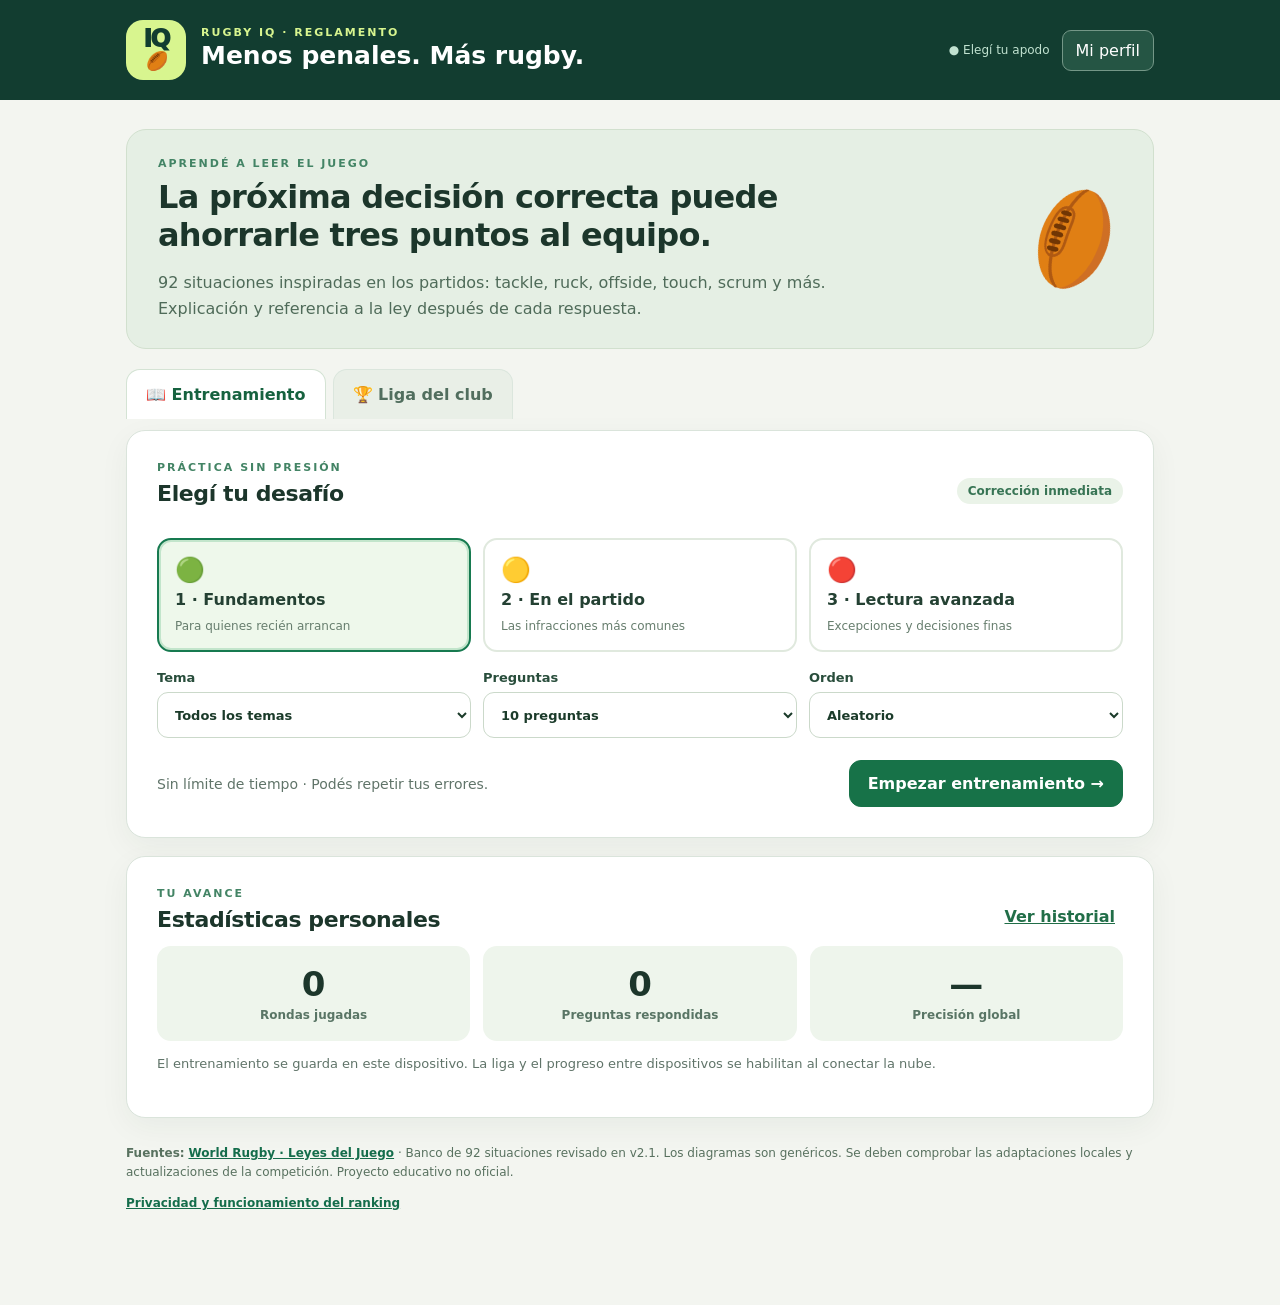
<file: index.html>
<!doctype html><html lang="es"><head>
<meta charset="utf-8"><meta name="viewport" content="width=device-width, initial-scale=1, viewport-fit=cover">
<meta name="theme-color" content="#123d30"><meta name="description" content="Entrená las leyes del rugby y competí con tu club, con situaciones reales y explicaciones.">
<title>Rugby IQ · Entrená y competí</title><link rel="manifest" href="manifest.webmanifest"><link rel="icon" href="assets/icon.svg" type="image/svg+xml">
<link rel="apple-touch-icon" href="assets/icon-192.png"><link rel="stylesheet" href="style.css">
</head><body>
<header class="site-head"><div class="header-inner"><div class="brand"><div class="logo" aria-hidden="true">IQ<span>🏉</span></div><div><div class="micro">RUGBY IQ · REGLAMENTO</div><h1>Menos penales. Más rugby.</h1></div></div><div class="head-right"><span class="sync" id="syncStatus">● Progreso local</span><button type="button" class="small-ghost" id="goAccount">Mi perfil</button></div></div></header>
<main>
<section id="home" class="view">
 <div class="hero"><div><div class="kicker">APRENDÉ A LEER EL JUEGO</div><h2>La próxima decisión correcta puede ahorrarle tres puntos al equipo.</h2><p>92 situaciones inspiradas en los partidos: tackle, ruck, offside, touch, scrum y más. Explicación y referencia a la ley después de cada respuesta.</p></div><div class="ball">🏉</div></div>
 <div class="tabs" role="tablist" aria-label="Modalidad de juego"><button id="tabTraining" class="tab selected" role="tab" aria-selected="true">📖 Entrenamiento</button><button id="tabLeague" class="tab" role="tab" aria-selected="false">🏆 Liga del club</button></div>
 <section id="trainingSetup" class="panel"><div class="section-head"><div><div class="kicker">PRÁCTICA SIN PRESIÓN</div><h3>Elegí tu desafío</h3></div><span class="soft-pill">Corrección inmediata</span></div>
 <div class="levels" id="trainLevels"><button type="button" data-level="1" class="level chosen"><span>🟢</span><strong>1 · Fundamentos</strong><small>Para quienes recién arrancan</small></button><button type="button" data-level="2" class="level"><span>🟡</span><strong>2 · En el partido</strong><small>Las infracciones más comunes</small></button><button type="button" data-level="3" class="level"><span>🔴</span><strong>3 · Lectura avanzada</strong><small>Excepciones y decisiones finas</small></button></div>
 <div class="filters"><label>Tema<select id="topic"><option value="all">Todos los temas</option></select></label><label>Preguntas<select id="count"><option value="5">5 preguntas</option><option selected value="10">10 preguntas</option><option value="15">15 preguntas</option><option value="20">20 preguntas</option><option value="all">Todas las disponibles</option></select></label><label>Orden<select id="order"><option value="random">Aleatorio</option><option value="sequential">Por orden</option></select></label></div>
 <div class="action-row"><span class="muted note">Sin límite de tiempo · Podés repetir tus errores.</span><button class="btn btn-primary" id="startTrain">Empezar entrenamiento <span aria-hidden="true">→</span></button></div></section>
 <section id="leagueSetup" class="panel hidden"><div class="section-head"><div><div class="kicker">COMPETENCIA SEMANAL</div><h3>El desafío del vestuario</h3></div><span class="soft-pill">Una marca por semana</span></div>
 <p class="muted">Todos responden las mismas 10 situaciones por nivel. <b>Las respuestas correctas se revelan al entregar</b>. El ranking prioriza aciertos, no velocidad.</p>
 <div class="levels" id="leagueLevels"><button type="button" data-level="1" class="level chosen"><span>🟢</span><strong>1 · Fundamentos</strong><small>10 situaciones</small></button><button type="button" data-level="2" class="level"><span>🟡</span><strong>2 · En el partido</strong><small>10 situaciones</small></button><button type="button" data-level="3" class="level"><span>🔴</span><strong>3 · Lectura avanzada</strong><small>10 situaciones</small></button></div>
 <div id="leagueAlert" class="hint">Elegí un apodo y participá. Sin correo ni contraseña.</div>
 <div class="action-row"><button class="btn btn-outline" id="viewBoard">Ver clasificación</button><button class="btn btn-primary" id="startLeague">Jugar desafío semanal →</button></div></section>
 <section class="panel overview"><div class="section-head"><div><div class="kicker">TU AVANCE</div><h3>Estadísticas personales</h3></div><button class="text-action" id="openHistory">Ver historial</button></div><div class="metrics"><div class="metric"><strong id="totalRounds">0</strong><span>Rondas jugadas</span></div><div class="metric"><strong id="totalAnswered">0</strong><span>Preguntas respondidas</span></div><div class="metric"><strong id="totalAccuracy">—</strong><span>Precisión global</span></div></div><p class="muted footnote" id="cloudSummary">El entrenamiento se guarda en este dispositivo. La liga y el progreso entre dispositivos se habilitan al conectar la nube.</p></section>
</section>
<section id="quiz" class="panel view hidden"><div class="quiz-top"><div><span class="soft-pill" id="quizMode">Entrenamiento</span> <span class="soft-pill" id="quizLevel">Nivel 1</span> <span class="soft-pill" id="quizTopic">Tackle</span></div><strong id="quizCount">1 / 10</strong></div><div class="progress"><div id="progressFill"></div></div><div class="kicker" id="quizPrompt">¿Qué harías?</div><div class="scene" id="scene"></div><figure id="diagram" class="diagram hidden" aria-label="Esquema táctico"></figure><h2 id="question" class="question"></h2><div class="answers" id="answers"></div><div id="feedback" class="feedback hidden" role="status"></div><div id="answerGrid" class="answer-grid hidden" aria-label="Ir a pregunta del desafío"></div><div class="action-row quiz-actions"><button class="btn btn-outline" id="quitQuiz">Abandonar</button><div class="quiz-buttons"><button class="btn btn-outline hidden" id="previous">← Anterior</button><button class="btn btn-primary" id="checkAnswer" disabled>Corregir</button><button class="btn btn-primary hidden" id="nextQuestion">Siguiente →</button></div></div></section>
<section id="results" class="panel view hidden"><div class="kicker" id="resultKicker">RESULTADO</div><h2 id="resultTitle">¡Ronda finalizada!</h2><p id="resultSubtitle" class="muted"></p><div class="metrics results-metrics"><div class="metric"><strong id="resultCorrect">0</strong><span>Aciertos</span></div><div class="metric"><strong id="resultWrong">0</strong><span>Errores</span></div><div class="metric"><strong id="resultPct">0%</strong><span>Precisión</span></div></div><div id="resultCloud" class="hint hidden"></div><h3>Repasá cada situación</h3><div id="reviews"></div><div class="action-row"><button class="btn btn-outline" id="repeatWrong">Repetir errores</button><button class="btn btn-primary" id="backHome">Volver al inicio</button></div></section>
<section id="account" class="panel view hidden"><div class="section-head"><div><div class="kicker">TU APODO</div><h2>Tu identidad en el equipo</h2></div><button class="text-action" data-home>Volver</button></div><div id="accountMessage" class="hint"></div>
<div id="profileForm"><label class="field">Apodo visible en el ranking<input id="nickname" maxlength="24" autocomplete="nickname" placeholder="Ej.: Oso 8"></label><p class="muted">No necesitás correo, contraseña ni código de invitación. Tu perfil se conserva en este dispositivo y tus resultados se guardan en Supabase.</p><div class="action-row"><button class="btn btn-primary" id="saveProfile">Entrar con mi apodo →</button></div></div>
<div id="profileCard" class="hidden"><p>¡Estás en la liga como <strong id="profileName"></strong>!</p><p class="muted">Tus resultados se guardan en la nube. Si borrás los datos del navegador, cambiás de dispositivo o restablecés el perfil, no podrás recuperar este apodo automáticamente.</p><div class="action-row"><button class="btn btn-outline" id="editNickname">Cambiar apodo</button><button class="btn btn-outline" id="logoutTwo">Olvidar perfil de este dispositivo</button></div></div></section>
<section id="leaderboard" class="panel view hidden"><div class="section-head"><div><div class="kicker">LIGA DEL CLUB</div><h2>Clasificación semanal</h2><p class="muted" id="weekLabel">Semana actual</p></div><button class="text-action" data-home>Volver</button></div><div class="level-switch"><button data-boardlevel="1" class="selected">🟢 Nivel 1</button><button data-boardlevel="2">🟡 Nivel 2</button><button data-boardlevel="3">🔴 Nivel 3</button></div><div id="boardMessage" class="hint"></div><div id="boardRows" class="board-rows"></div><p class="footnote muted">Solo aparecen apodos. Una participación puntuable por nivel y semana; en caso de empate gana quien entregó primero.</p></section>
<section id="history" class="panel view hidden"><div class="section-head"><div><div class="kicker">SEGUIMIENTO</div><h2>Tu historial</h2></div><button class="text-action" data-home>Volver</button></div><h3>Historial de este dispositivo</h3><div id="historyRows"></div><button class="text-action" id="clearLocal">Borrar historial local de este dispositivo</button><hr class="rule"><h3>Historial sincronizado del club</h3><div id="cloudHistoryRows" aria-live="polite"><p class="muted">Entrá con tu apodo para consultar tus entrenamientos guardados en Supabase.</p></div></section>
<section class="sources"><p><strong>Fuentes:</strong> <a href="https://passport.world.rugby/es/leyes-del-juego/leyes-por-numero/" target="_blank" rel="noopener noreferrer">World Rugby · Leyes del Juego</a> · Banco de 92 situaciones revisado en v2.1. Los diagramas son genéricos. Se deben comprobar las adaptaciones locales y actualizaciones de la competición. Proyecto educativo no oficial.</p><p><a href="privacy.html">Privacidad y funcionamiento del ranking</a></p></section>
</main><div id="toast" class="toast hidden" role="status" aria-live="polite"></div>
<script src="config.js"></script><script src="questions.js"></script><script src="app.js"></script>
</body></html>
</file>
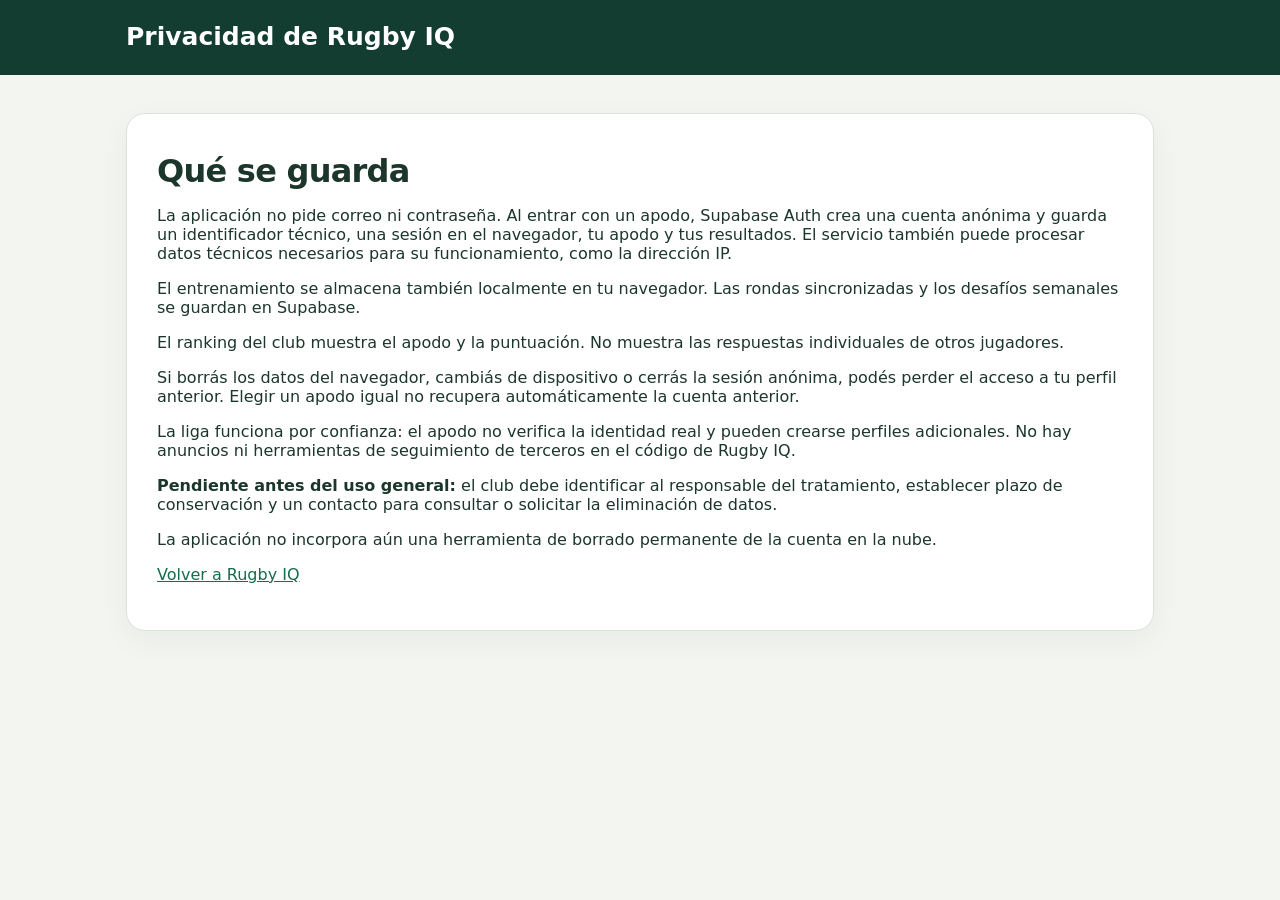
<file: privacy.html>
<!doctype html><html lang="es"><head><meta charset="utf-8"><meta name="viewport" content="width=device-width,initial-scale=1"><title>Rugby IQ · Privacidad</title><link rel="stylesheet" href="style.css"></head><body><header class="site-head"><div class="header-inner"><h1>Privacidad de Rugby IQ</h1></div></header><main><article class="panel"><h2>Qué se guarda</h2><p>La aplicación no pide correo ni contraseña. Al entrar con un apodo, Supabase Auth crea una cuenta anónima y guarda un identificador técnico, una sesión en el navegador, tu apodo y tus resultados. El servicio también puede procesar datos técnicos necesarios para su funcionamiento, como la dirección IP.</p><p>El entrenamiento se almacena también localmente en tu navegador. Las rondas sincronizadas y los desafíos semanales se guardan en Supabase.</p><p>El ranking del club muestra el apodo y la puntuación. No muestra las respuestas individuales de otros jugadores.</p><p>Si borrás los datos del navegador, cambiás de dispositivo o cerrás la sesión anónima, podés perder el acceso a tu perfil anterior. Elegir un apodo igual no recupera automáticamente la cuenta anterior.</p><p>La liga funciona por confianza: el apodo no verifica la identidad real y pueden crearse perfiles adicionales. No hay anuncios ni herramientas de seguimiento de terceros en el código de Rugby IQ.</p><p><b>Pendiente antes del uso general:</b> el club debe identificar al responsable del tratamiento, establecer plazo de conservación y un contacto para consultar o solicitar la eliminación de datos.</p><p>La aplicación no incorpora aún una herramienta de borrado permanente de la cuenta en la nube.</p><p><a href="./">Volver a Rugby IQ</a></p></article></main></body></html>
</file>
<file: style.css>
:root{font-family:system-ui,-apple-system,'Segoe UI',sans-serif;color:#1c362b;background:#f3f5f0;font-size:16px;-webkit-tap-highlight-color:transparent}*{box-sizing:border-box}body{margin:0}button,input,select{font:inherit}button{cursor:pointer}button:disabled{opacity:.5;cursor:not-allowed}a{color:#146d4b}main{max-width:1060px;margin:auto;padding:26px 16px 80px}.hidden{display:none!important}.site-head{background:#123d30;color:#fff}.header-inner{max-width:1060px;padding:20px 16px;margin:auto;display:flex;justify-content:space-between;align-items:center;gap:12px}.brand{display:flex;align-items:center;gap:15px}.brand .logo{font-weight:950;font-size:24px;letter-spacing:-2px;background:#d8f58f;color:#123d30;border-radius:17px;width:60px;height:60px;display:flex;flex-direction:column;align-items:center;justify-content:center;line-height:21px}.logo span{font-size:18px}.micro,.kicker{font-size:11px;font-weight:900;letter-spacing:2px;text-transform:uppercase}.micro{color:#d8f58f}h1{font-size:clamp(18px,3.3vw,25px);margin:3px 0;line-height:1.15}h2{font-size:clamp(23px,3vw,32px);letter-spacing:-.75px;margin:8px 0 15px}h3{font-size:22px;letter-spacing:-.4px;margin:7px 0 12px}.head-right{display:flex;align-items:center;gap:12px}.sync{font-size:12px;color:#c1e2d0}.small-ghost{border:1px solid #749787;border-radius:9px;padding:10px 13px;background:#255544;color:#fff}.hero{display:flex;align-items:center;justify-content:space-between;gap:12px;background:#e5efe4;border:1px solid #d1e0ce;border-radius:20px;padding:27px 31px;margin:3px 0 20px}.hero p{color:#4f6b59;max-width:670px;line-height:1.6;margin-bottom:0}.hero h2{max-width:680px}.ball{font-size:78px;transform:rotate(-24deg)}.kicker{color:#438465}.panel{background:#fff;border:1px solid #dae4db;border-radius:19px;padding:clamp(18px,3vw,30px);box-shadow:0 9px 30px #1740280d;margin:12px 0 18px}.muted{color:#607469}.note{font-size:14px}.tabs{display:flex;gap:7px;margin:0 0 -1px}.tab{background:#e9efe7;color:#516e5e;border:1px solid #dbe6dd;border-bottom:0;border-radius:14px 14px 0 0;padding:15px 19px;font-weight:800}.tab.selected{background:#fff;color:#16623f;border-color:#d4e3d4}.section-head{display:flex;align-items:center;justify-content:space-between;gap:12px}.section-head h3{margin-bottom:14px}.soft-pill{display:inline-flex;border-radius:100px;background:#eaf3e8;color:#377454;padding:6px 11px;font-weight:800;font-size:12px;white-space:nowrap}.levels{display:grid;grid-template-columns:repeat(3,1fr);gap:12px;margin:18px 0}.level{border:2px solid #e0e9de;padding:16px;border-radius:14px;background:#fff;text-align:left;color:#244133;min-height:110px}.level span{display:block;font-size:24px}.level strong{display:block;font-size:16px;margin:6px 0}.level small{color:#677e6e;font-size:12px}.level.chosen{border-color:#177a50;background:#eef8eb;box-shadow:0 0 0 2px #c2e5cb inset}.filters{display:grid;grid-template-columns:repeat(3,minmax(0,1fr));gap:12px}.filters label,.field{display:block;color:#284d3b;font-size:13px;font-weight:800}.filters select,.field input{width:100%;background:#fff;border:1px solid #cbd9ca;border-radius:11px;padding:12px 13px;color:#1b3b2a;margin-top:7px;min-height:46px}.field{margin:15px 0}.field input{max-width:480px;display:block}.action-row{display:flex;gap:12px;justify-content:space-between;align-items:center;flex-wrap:wrap;margin-top:22px}.btn{border-radius:12px;padding:13px 18px;font-weight:800;min-height:46px}.btn-primary{color:#fff;background:#177248;border:1px solid #177248}.btn-primary:hover{background:#0d5b37}.btn-outline{border:1px solid #a9c6b3;color:#286344;background:#fff}.text-action{border:0;background:transparent;text-decoration:underline;color:#216e48;font-weight:800;padding:8px}.hint{background:#fff8e4;border:1px solid #e7d99e;border-radius:12px;padding:14px 16px;color:#735624;line-height:1.5;margin:18px 0}.hint.error{background:#fff0ec;border-color:#e5b5a7;color:#8b3927}.hint.success{background:#edf8e9;border-color:#bddec0;color:#176539}.metrics{display:grid;grid-template-columns:repeat(3,1fr);gap:13px}.metric{background:#eef5ec;border-radius:14px;padding:18px;text-align:center}.metric strong{display:block;font-size:34px;font-variant-numeric:tabular-nums}.metric span{color:#597565;font-size:12px;font-weight:800}.footnote{font-size:13px;line-height:1.5}.overview{margin-top:18px}.quiz-top{display:flex;align-items:center;justify-content:space-between;flex-wrap:wrap;gap:12px}.quiz-top strong{font-variant-numeric:tabular-nums}.progress{height:9px;background:#edf2eb;border-radius:99px;overflow:hidden;margin:22px 0}.progress>div{width:0;height:100%;background:#1c985b;transition:width .15s}.scene{background:#edf5e9;border-left:5px solid #259c62;border-radius:11px;padding:18px 20px;line-height:1.6;font-size:18px;margin:15px 0}.question{font-size:clamp(20px,3vw,25px);margin:18px 0;line-height:1.35}.diagram{margin:14px 0;background:#d7e8c6;border:1px solid #cddac9;border-radius:14px;overflow:hidden}.diagram svg{width:100%;height:auto;display:block}.diagram figcaption{padding:9px 12px;background:#f6fbf3;color:#536d5d;font-size:12px}.answers{display:grid;gap:11px}.answer{display:flex;align-items:center;gap:13px;padding:15px;text-align:left;background:#fff;border:2px solid #e0e9e0;border-radius:13px;line-height:1.5;min-height:62px;color:#203e2c}.answer:hover{border-color:#97bda2}.answer .letter{flex:0 0 31px;display:grid;place-items:center;height:31px;border-radius:50%;background:#edf3eb;font-weight:900}.answer.selected{background:#eff9ed;border-color:#267852}.answer.good{background:#e4f6e7;border-color:#25a466}.answer.bad{background:#fff0ec;border-color:#c9504b}.feedback{margin:18px 0 0;background:#f6faf4;border:1px solid #d6e8d7;border-radius:14px;padding:18px;line-height:1.55}.feedback b{color:#147247}.feedback b.wrong{color:#b54438}.feedback p{margin:10px 0}.quiz-buttons{display:flex;gap:8px;flex-wrap:wrap}.answer-grid{margin:21px 0 0;display:flex;gap:6px;flex-wrap:wrap}.answer-grid button{min-width:39px;height:39px;border:1px solid #c9d8ca;border-radius:9px;background:#fff;font-weight:800;color:#3a614d}.answer-grid button.done{background:#c2e9c9;border-color:#6aad79}.answer-grid button.current{outline:3px solid #207b52}.review{padding:14px 0;border-bottom:1px solid #e2e9e2;line-height:1.55}.review summary{cursor:pointer;font-weight:800}.review p{margin:11px 0}.review .diagram{max-width:600px}.level-switch{display:flex;gap:8px;flex-wrap:wrap}.level-switch button{border:1px solid #cedbce;padding:10px 13px;border-radius:10px;background:#fff;font-weight:800}.level-switch .selected{background:#e4f7e8;border-color:#268457;color:#176d45}.board-rows{margin:16px 0}.board-row{display:flex;gap:13px;align-items:center;border-bottom:1px solid #e5ede4;padding:13px 8px}.board-row.me{background:#edf8ea;border-radius:10px}.rank{width:40px;font-weight:900;font-size:21px;text-align:center}.board-name{flex:1;min-width:0;overflow-wrap:anywhere}.board-name strong{display:block}.board-name small{color:#647a69}.points{font-weight:900;font-size:22px}.history-row{padding:14px;border-bottom:1px solid #e5ece6;display:flex;justify-content:space-between;gap:10px}.sources{font-size:12px;color:#58715f;line-height:1.6;margin-top:26px}.sources a{font-weight:700}.toast{position:fixed;bottom:25px;left:50%;transform:translateX(-50%);border-radius:13px;background:#173c2c;color:white;padding:14px 23px;box-shadow:0 9px 29px #0003;max-width:min(94vw,600px);z-index:10;text-align:center}button:focus-visible,input:focus-visible,select:focus-visible{outline:3px solid #72b792;outline-offset:2px}@media(max-width:720px){main{padding:15px 11px 70px}.header-inner{padding:16px 11px}.brand .logo{width:48px;height:48px;line-height:16px;font-size:19px}.logo span{font-size:15px}.micro{font-size:9px;letter-spacing:1px}.sync{display:none}.hero{padding:23px 20px}.ball{display:none}.levels{grid-template-columns:1fr;gap:9px}.level{min-height:unset;padding:13px;display:grid;grid-template-columns:30px 1fr;column-gap:8px}.level span{grid-row:span 2;margin:auto 0}.level strong{margin:0}.level small{grid-column:2}.filters{grid-template-columns:1fr}.section-head{align-items:start}.action-row .btn{flex-grow:1}.metric{padding:13px 7px}.metric strong{font-size:27px}.metric span{font-size:11px}.tab{padding:12px 11px;font-size:14px}.panel{padding:18px 15px}.head-right{gap:4px}.small-ghost{padding:9px;font-size:12px}.scene{font-size:16px}.quiz-buttons{width:100%}.quiz-buttons .btn{flex:1}.quiz-actions{flex-direction:column-reverse}.quiz-actions>button{align-self:flex-start}.soft-pill{font-size:11px}.answer{padding:12px}}

.rule{border:0;border-top:1px solid #dce4db;margin:22px 0}
</file>
